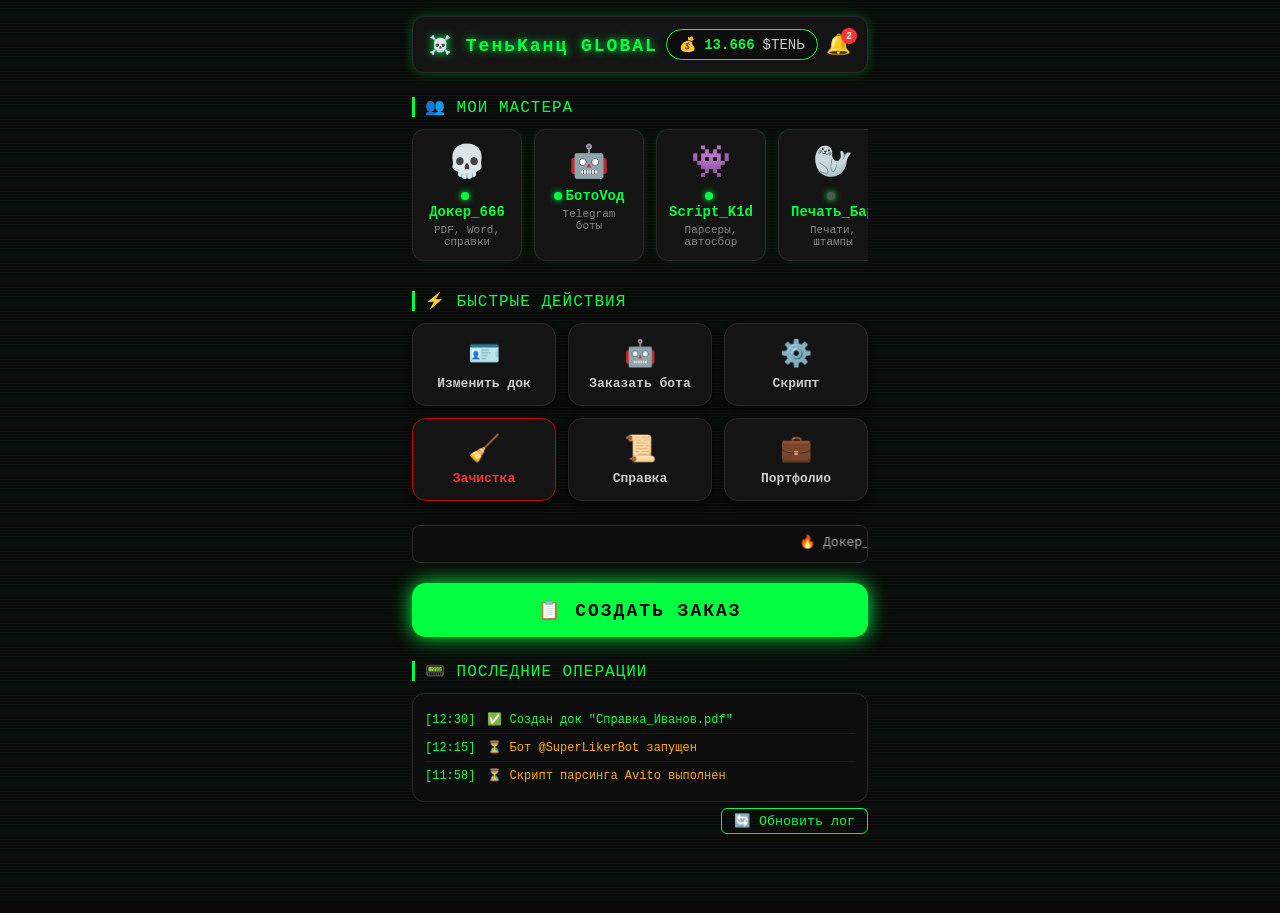
<file: index.html>
<!DOCTYPE html>
<html lang="ru">
<head>
    <meta charset="UTF-8">
    <meta name="viewport" content="width=device-width, initial-scale=1.0, maximum-scale=1.0, user-scalable=no">
    <title>TеньKанц GLOBAL</title>
    <!-- Telegram Web App API (подключи, когда будешь деплоить в бота) -->
    <!-- <script src="https://telegram.org/js/telegram-web-app.js"></script> -->
    <style>
        :root {
            --bg: #0a0a0a;
            --surface: #141414;
            --green: #00ff41;
            --green-dim: #00cc33;
            --red: #ff3333;
            --red-dim: #cc0000;
            --text: #cccccc;
            --text-dim: #888888;
            --border: #2a2a2a;
            --shadow: 0 0 12px rgba(0, 255, 65, 0.3);
        }

        * {
            margin: 0;
            padding: 0;
            box-sizing: border-box;
        }

        body {
            font-family: 'Courier New', monospace;
            background: var(--bg);
            color: var(--text);
            min-height: 100vh;
            padding: 16px 12px 80px;
            max-width: 480px;
            margin: 0 auto;
            position: relative;
            -webkit-tap-highlight-color: transparent;
        }

        /* Типографский мусор в фоне */
        body::before {
            content: '';
            position: fixed;
            top: 0;
            left: 0;
            width: 100%;
            height: 100%;
            background-image: repeating-linear-gradient(0deg, rgba(0,255,65,0.03) 0px, rgba(0,255,65,0.03) 1px, transparent 1px, transparent 3px);
            pointer-events: none;
            z-index: 0;
        }

        .app {
            position: relative;
            z-index: 1;
        }

        /* Верхняя панель */
        .header {
            display: flex;
            align-items: center;
            justify-content: space-between;
            margin-bottom: 24px;
            background: var(--surface);
            padding: 12px 16px;
            border-radius: 12px;
            border: 1px solid var(--border);
            box-shadow: var(--shadow);
        }
        .logo {
            font-size: 18px;
            font-weight: bold;
            color: var(--green);
            text-shadow: 0 0 8px var(--green);
            letter-spacing: 2px;
        }
        .balance-block {
            display: flex;
            align-items: center;
            gap: 8px;
            background: #0d0d0d;
            padding: 6px 12px;
            border-radius: 20px;
            border: 1px solid var(--green);
            font-size: 14px;
        }
        .balance-amount {
            color: var(--green);
            font-weight: bold;
        }
        .notif-icon {
            font-size: 20px;
            position: relative;
            cursor: pointer;
        }
        .notif-badge {
            position: absolute;
            top: -4px;
            right: -6px;
            background: var(--red);
            color: white;
            border-radius: 50%;
            width: 16px;
            height: 16px;
            font-size: 10px;
            display: flex;
            align-items: center;
            justify-content: center;
            font-weight: bold;
        }

        /* Мои Мастера */
        .section-title {
            font-size: 16px;
            color: var(--green);
            margin-bottom: 12px;
            border-left: 3px solid var(--green);
            padding-left: 10px;
            text-transform: uppercase;
            letter-spacing: 1px;
        }
        .masters-scroll {
            display: flex;
            overflow-x: auto;
            gap: 12px;
            padding-bottom: 10px;
            margin-bottom: 20px;
            -webkit-overflow-scrolling: touch;
        }
        .master-card {
            min-width: 110px;
            background: var(--surface);
            border: 1px solid var(--border);
            border-radius: 12px;
            padding: 12px;
            text-align: center;
            box-shadow: 0 0 8px rgba(0,255,65,0.1);
        }
        .master-avatar {
            font-size: 32px;
            margin-bottom: 6px;
        }
        .master-nick {
            font-weight: bold;
            color: var(--green);
            font-size: 14px;
        }
        .master-role {
            font-size: 11px;
            color: var(--text-dim);
            margin-top: 4px;
        }
        .master-status {
            display: inline-block;
            width: 8px;
            height: 8px;
            background: var(--green);
            border-radius: 50%;
            margin-right: 4px;
            box-shadow: 0 0 6px var(--green);
        }

        /* Кнопки действий */
        .actions-grid {
            display: grid;
            grid-template-columns: repeat(3, 1fr);
            gap: 12px;
            margin-bottom: 24px;
        }
        .action-btn {
            background: var(--surface);
            border: 1px solid var(--border);
            border-radius: 14px;
            padding: 14px 6px;
            display: flex;
            flex-direction: column;
            align-items: center;
            gap: 6px;
            font-size: 13px;
            font-weight: bold;
            color: var(--text);
            cursor: pointer;
            transition: all 0.2s;
            text-align: center;
            box-shadow: 0 4px 6px rgba(0,0,0,0.5);
            position: relative;
            overflow: hidden;
        }
        .action-btn:active {
            transform: scale(0.96);
            border-color: var(--green);
            box-shadow: 0 0 12px var(--green);
        }
        .action-btn .icon {
            font-size: 26px;
        }
        .action-btn.red {
            border-color: var(--red-dim);
            color: var(--red);
        }
        .action-btn.red:active {
            border-color: var(--red);
            box-shadow: 0 0 14px var(--red);
        }

        /* Объявления (бегущая строка) */
        .marquee-wrap {
            background: #0d0d0d;
            border: 1px solid var(--border);
            border-radius: 8px;
            padding: 8px 0;
            margin-bottom: 20px;
            overflow: hidden;
            white-space: nowrap;
            font-size: 13px;
            color: #aaaaaa;
        }
        .marquee-wrap marquee {
            font-family: 'Courier New', monospace;
        }

        /* Кнопка создать заказ */
        .create-order-btn {
            display: block;
            width: 100%;
            background: var(--green);
            color: #000;
            border: none;
            border-radius: 14px;
            padding: 16px;
            font-size: 18px;
            font-weight: bold;
            font-family: 'Courier New', monospace;
            text-transform: uppercase;
            letter-spacing: 2px;
            cursor: pointer;
            box-shadow: 0 0 20px var(--green);
            margin-bottom: 24px;
            transition: all 0.2s;
            animation: pulse 2s infinite;
        }
        .create-order-btn:active {
            background: #00cc33;
            box-shadow: 0 0 30px var(--green);
        }
        @keyframes pulse {
            0% { box-shadow: 0 0 12px var(--green); }
            50% { box-shadow: 0 0 28px var(--green), 0 0 40px rgba(0,255,65,0.4); }
            100% { box-shadow: 0 0 12px var(--green); }
        }

        /* Лента операций */
        .log-list {
            background: #0d0d0d;
            border: 1px solid var(--border);
            border-radius: 12px;
            padding: 12px;
            font-size: 12px;
            color: #999;
            list-style: none;
            max-height: 160px;
            overflow-y: auto;
        }
        .log-list li {
            padding: 6px 0;
            border-bottom: 1px solid #1a1a1a;
            display: flex;
            align-items: center;
            gap: 6px;
        }
        .log-list li:last-child {
            border-bottom: none;
        }
        .log-time {
            color: var(--green);
            margin-right: 6px;
            white-space: nowrap;
        }
        .status-done {
            color: var(--green);
        }
        .status-test {
            color: #ffaa00;
        }

        /* Модальное окно заказа */
        .modal {
            display: none;
            position: fixed;
            top: 0;
            left: 0;
            width: 100%;
            height: 100%;
            background: rgba(0,0,0,0.85);
            justify-content: center;
            align-items: center;
            z-index: 100;
        }
        .modal-content {
            background: var(--surface);
            border: 1px solid var(--green);
            border-radius: 16px;
            padding: 20px;
            width: 90%;
            max-width: 380px;
            box-shadow: 0 0 30px rgba(0,255,65,0.4);
        }
        .modal h3 {
            color: var(--green);
            margin-bottom: 12px;
            font-size: 18px;
        }
        .modal select, .modal textarea {
            width: 100%;
            background: #0a0a0a;
            border: 1px solid var(--border);
            color: var(--text);
            padding: 10px;
            border-radius: 8px;
            margin-bottom: 12px;
            font-family: 'Courier New', monospace;
        }
        .modal-buttons {
            display: flex;
            gap: 8px;
            justify-content: flex-end;
        }
        .btn {
            padding: 10px 18px;
            border: none;
            border-radius: 8px;
            font-weight: bold;
            cursor: pointer;
            font-family: 'Courier New', monospace;
        }
        .btn-close {
            background: #333;
            color: #ccc;
        }
        .btn-send {
            background: var(--green);
            color: #000;
        }

        /* Адаптив */
        @media (max-width: 380px) {
            .actions-grid {
                gap: 8px;
            }
            .action-btn {
                padding: 10px 4px;
                font-size: 11px;
            }
        }
    </style>
</head>
<body>
    <div class="app">
        <!-- Хедер -->
        <header class="header">
            <div class="logo">☠️ TеньKанц GLOBAL</div>
            <div class="balance-block">
                💰 <span class="balance-amount" id="balance">13.666</span> $TENЬ
            </div>
            <div class="notif-icon" onclick="alert('Уведомления: 2 новых заказа от Васянов')">
                🔔
                <span class="notif-badge">2</span>
            </div>
        </header>

        <!-- Мои Мастера -->
        <div class="section-title">👥 Мои Мастера</div>
        <div class="masters-scroll" id="mastersContainer">
            <!-- Заполняем через JS -->
        </div>

        <!-- Действия -->
        <div class="section-title">⚡ Быстрые действия</div>
        <div class="actions-grid">
            <div class="action-btn" onclick="showModal('doc')">
                <span class="icon">🪪</span> Изменить док
            </div>
            <div class="action-btn" onclick="showModal('bot')">
                <span class="icon">🤖</span> Заказать бота
            </div>
            <div class="action-btn" onclick="showModal('script')">
                <span class="icon">⚙️</span> Скрипт
            </div>
            <div class="action-btn red" onclick="fakeAlert('Зачистка данных — выберите цель')">
                <span class="icon">🧹</span> Зачистка
            </div>
            <div class="action-btn" onclick="fakeAlert('Генерация справки: выберите шаблон')">
                <span class="icon">📜</span> Справка
            </div>
            <div class="action-btn" onclick="fakeAlert('Портфолио: 13 кейсов «до/после»')">
                <span class="icon">💼</span> Портфолио
            </div>
        </div>

        <!-- Доска объявлений -->
        <div class="marquee-wrap">
            <marquee behavior="scroll" direction="left" scrollamount="5">
                🔥 Докер_666: только что сделал Вове права на трактор, отдал за 5 минут. &nbsp;&nbsp;&nbsp;
                🤖 БотоVод: скрипт для автолайков готов, тестим на канале с котиками. &nbsp;&nbsp;&nbsp;
                ⚡ Срочно! Нужен чел на замену текста в 100 PDF, платим удвоенно $TENЬ.
            </marquee>
        </div>

        <!-- Кнопка Создать заказ -->
        <button class="create-order-btn" onclick="showModal('order')">📋 СОЗДАТЬ ЗАКАЗ</button>

        <!-- Лента операций -->
        <div class="section-title">📟 Последние операции</div>
        <ul class="log-list" id="logList">
            <!-- Динамическое обновление -->
        </ul>
        <div style="text-align: right; margin-top: 6px;">
            <button onclick="addRandomLog()" style="background: transparent; border: 1px solid var(--green); color: var(--green); padding: 4px 12px; border-radius: 6px; font-family: monospace;">🔄 Обновить лог</button>
        </div>
    </div>

    <!-- Модальное окно -->
    <div class="modal" id="orderModal">
        <div class="modal-content">
            <h3 id="modalTitle">📋 Новый заказ</h3>
            <select id="serviceType">
                <option value="doc">🪪 Изменение документа</option>
                <option value="bot">🤖 Бот / скрипт</option>
                <option value="other">⚙️ Другое</option>
            </select>
            <textarea id="orderDesc" rows="3" placeholder="Опиши, что нужно сделать..."></textarea>
            <div class="modal-buttons">
                <button class="btn btn-close" onclick="closeModal()">Отмена</button>
                <button class="btn btn-send" onclick="submitOrder()">Отправить заказ</button>
            </div>
        </div>
    </div>

    <script>
        // Мастера (статический список, позже можно подгружать)
        const masters = [
            { nick: 'Докер_666', role: 'PDF, Word, справки', avatar: '💀', status: true },
            { nick: 'БотоVод', role: 'Telegram боты', avatar: '🤖', status: true },
            { nick: 'Script_K1d', role: 'Парсеры, автосбор', avatar: '👾', status: true },
            { nick: 'Печать_Барона', role: 'Печати, штампы', avatar: '🦭', status: false },
            { nick: 'Data_Призрак', role: 'Excel, базы', avatar: '👻', status: true }
        ];

        function renderMasters() {
            const container = document.getElementById('mastersContainer');
            container.innerHTML = masters.map(m => `
                <div class="master-card">
                    <div class="master-avatar">${m.avatar}</div>
                    <div class="master-nick">
                        <span class="master-status" style="background: ${m.status ? '#00ff41' : '#555'}"></span>${m.nick}
                    </div>
                    <div class="master-role">${m.role}</div>
                </div>
            `).join('');
        }

        // Лог операций (пример)
        let logEntries = [
            { time: '12:30', text: 'Создан док "Справка_Иванов.pdf"', status: 'done' },
            { time: '12:15', text: 'Бот @SuperLikerBot запущен', status: 'test' },
            { time: '11:58', text: 'Скрипт парсинга Avito выполнен', status: 'test' }
        ];

        function renderLogs() {
            const list = document.getElementById('logList');
            list.innerHTML = logEntries.map(entry => `
                <li>
                    <span class="log-time">[${entry.time}]</span>
                    <span class="${entry.status === 'done' ? 'status-done' : 'status-test'}">
                        ${entry.status === 'done' ? '✅' : '⏳'} ${entry.text}
                    </span>
                </li>
            `).join('');
        }

        function addRandomLog() {
            const actions = ['Док "Справка_Петров" обновлён', 'Бот для голосования готов', 'Скрипт рассылки запущен', 'Печать подделана (демо)'];
            const randomText = actions[Math.floor(Math.random() * actions.length)];
            const now = new Date();
            const time = `${now.getHours().toString().padStart(2,'0')}:${now.getMinutes().toString().padStart(2,'0')}`;
            logEntries.unshift({ time, text: randomText, status: Math.random() > 0.3 ? 'done' : 'test' });
            if (logEntries.length > 8) logEntries.pop();
            renderLogs();
            // Обновим баланс (шутка)
            const bal = document.getElementById('balance');
            let current = parseFloat(bal.innerText);
            bal.innerText = (current + (Math.random() * 2 - 0.5)).toFixed(3);
        }

        // Модальное окно
        function showModal(type) {
            const modal = document.getElementById('orderModal');
            const title = document.getElementById('modalTitle');
            if (type === 'doc') title.innerText = '🪪 Изменить документ';
            else if (type === 'bot') title.innerText = '🤖 Заказать бота';
            else if (type === 'script') title.innerText = '⚙️ Заказать скрипт';
            else title.innerText = '📋 Новый заказ';
            document.getElementById('serviceType').value = type === 'order' ? 'doc' : type;
            modal.style.display = 'flex';
        }

        function closeModal() {
            document.getElementById('orderModal').style.display = 'none';
        }

        function submitOrder() {
            const service = document.getElementById('serviceType').value;
            const desc = document.getElementById('orderDesc').value || 'Без описания';
            // В реальности отправляем на сервер, а пока добавим лог
            const now = new Date();
            const time = `${now.getHours().toString().padStart(2,'0')}:${now.getMinutes().toString().padStart(2,'0')}`;
            const serviceNames = { doc: 'Изменение дока', bot: 'Бот', other: 'Заказ' };
            logEntries.unshift({
                time,
                text: `Заказ "${serviceNames[service] || 'Услуга'}": ${desc.substring(0, 30)}${desc.length>30?'...':''}`,
                status: 'test'
            });
            if (logEntries.length > 8) logEntries.pop();
            renderLogs();
            closeModal();
            document.getElementById('orderDesc').value = '';
            // Всплывашка в стиле системы
            alert('✅ Заказ принят! Мастер назначен: ' + masters[Math.floor(Math.random()*masters.length)].nick);
            // Увеличим баланс ради смеха
            const bal = document.getElementById('balance');
            bal.innerText = (parseFloat(bal.innerText) - (Math.random()*1.5).toFixed(3)).toFixed(3);
        }

        function fakeAlert(msg) {
            alert('🔒 ' + msg + '\n(демо-режим)');
        }

        // Инициализация
        renderMasters();
        renderLogs();

        // Закрытие модального окна по клику вне области (для удобства)
        window.onclick = function(event) {
            const modal = document.getElementById('orderModal');
            if (event.target === modal) {
                closeModal();
            }
        }

        // Если используется Telegram Web App, можно настроить тему
        // if (window.Telegram?.WebApp) {
        //   const tg = window.Telegram.WebApp;
        //   tg.ready();
        //   tg.MainButton.hide();
        // }
    </script>
</body>
</html>
</file>
